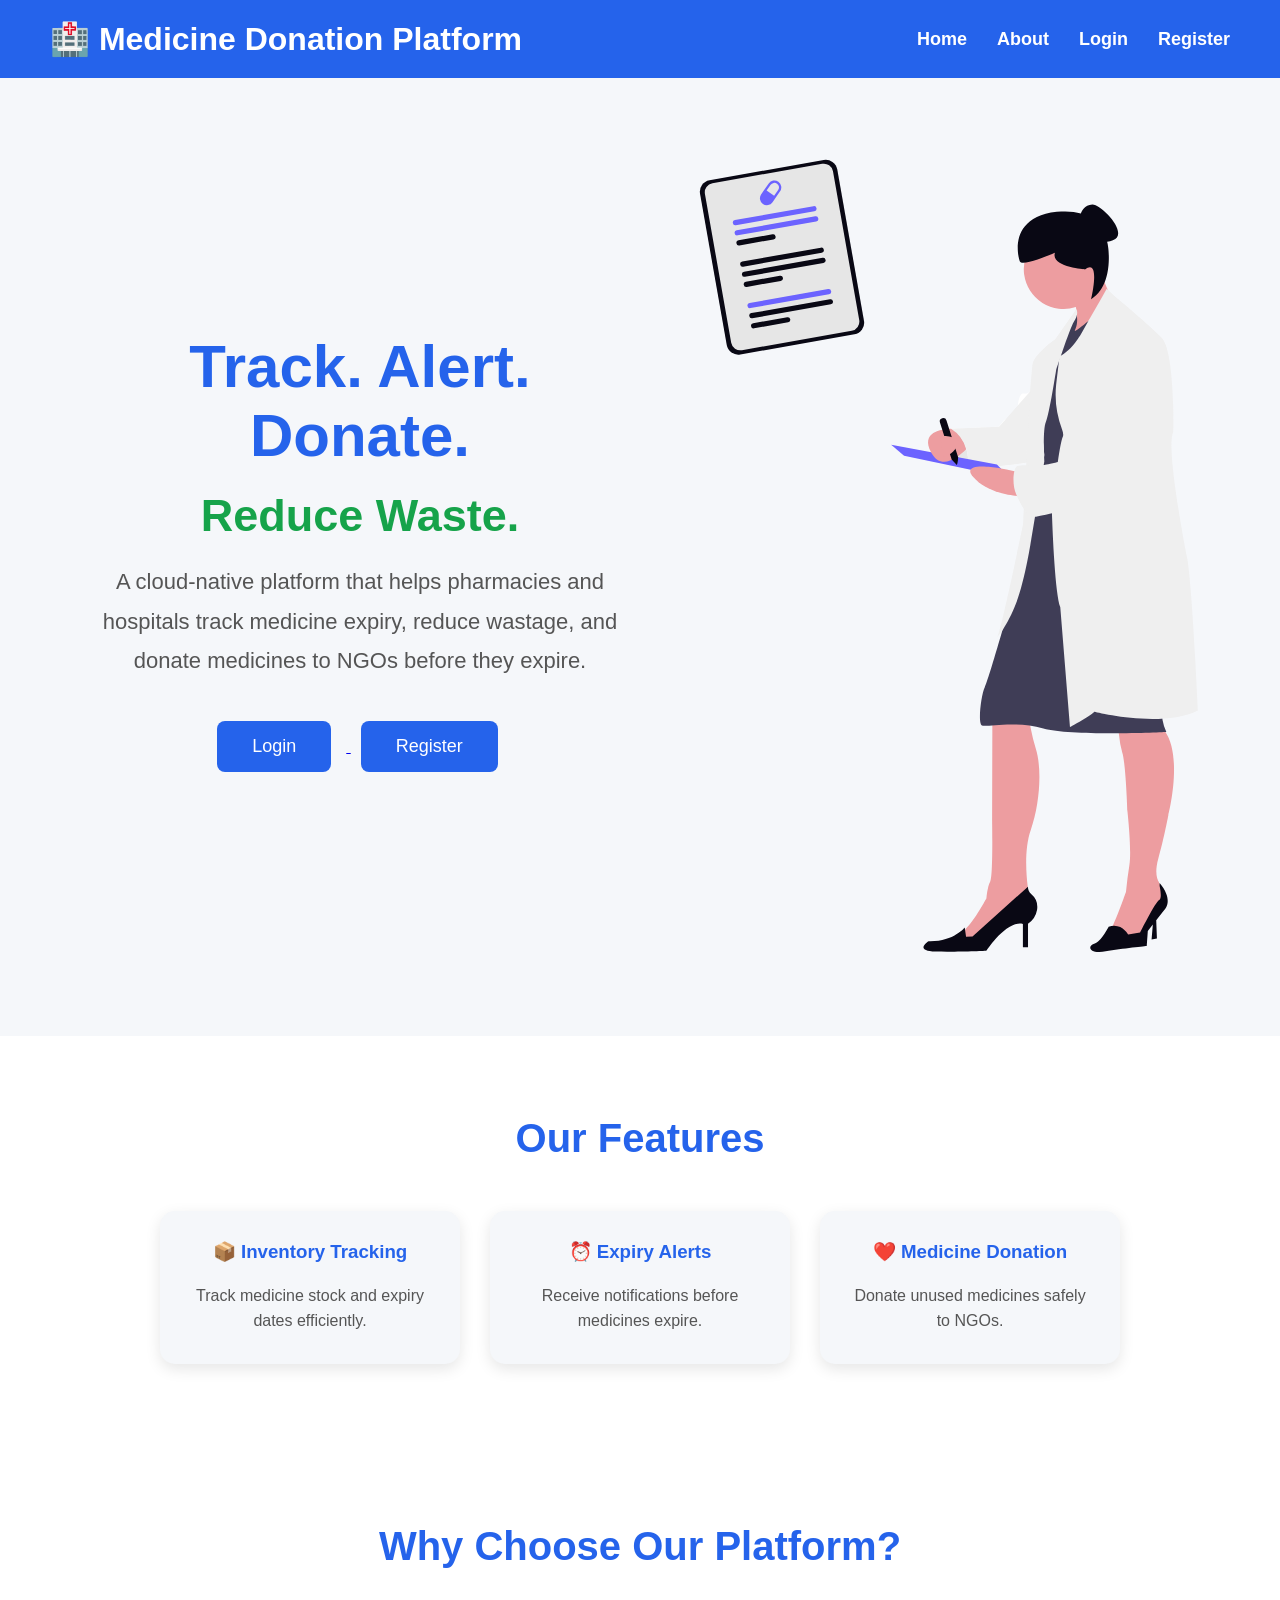
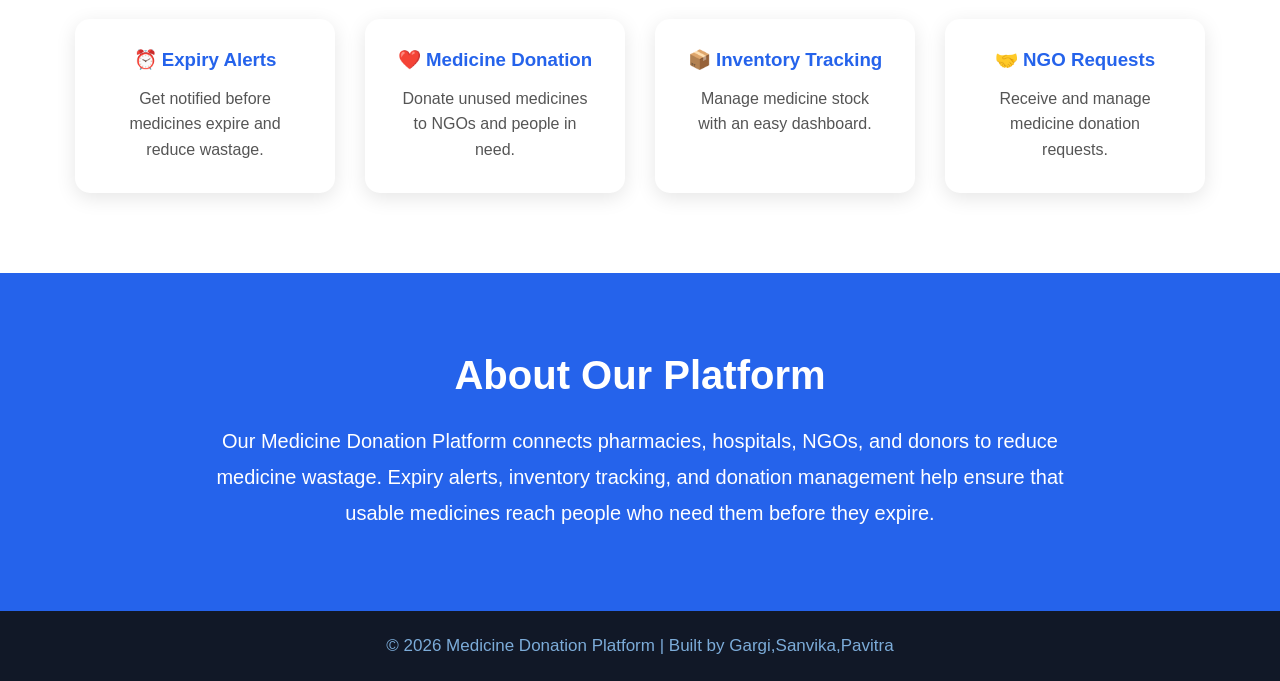
<file: index.html>
<!DOCTYPE html>
<html lang="en">

<head>
    <meta charset="UTF-8">
    <meta name="viewport" content="width=device-width, initial-scale=1.0">

    <title>Medicine Donation Platform</title>

    <link rel="stylesheet" href="css/style.css">

</head>

<body>

    <nav>

        <h1>🏥 Medicine Donation Platform</h1>

        <ul>

            <li><a href="#">Home</a></li>

            <li><a href="#">About</a></li>

            <li><a href="login.html">Login</a></li>

            <li><a href="register.html">Register</a></li>

        </ul>

    </nav>

    <header class="hero">

    <div class="hero-text">

        <h2>Track. Alert. Donate.</h2>

        <h3>Reduce Waste.</h3>

        <p>
            A cloud-native platform that helps pharmacies and hospitals
            track medicine expiry, reduce wastage, and donate medicines
            to NGOs before they expire.
        </p>

        <a href="login.html">
            <button>Login</button>
        </a>

        <a href="register.html">
            <button>Register</button>
        </a>

    </div>

    <div class="hero-image">

        <img src="images/hero.svg.svg" alt="Medicine Illustration">

    </div>

</header>
<section class="features">

    <h2>Our Features</h2>

    <div class="feature-container">

        <div class="feature-card">
            <h3>📦 Inventory Tracking</h3>
            <p>Track medicine stock and expiry dates efficiently.</p>
        </div>

        <div class="feature-card">
            <h3>⏰ Expiry Alerts</h3>
            <p>Receive notifications before medicines expire.</p>
        </div>

        <div class="feature-card">
            <h3>❤️ Medicine Donation</h3>
            <p>Donate unused medicines safely to NGOs.</p>
        </div>

    </div>

</section>
    <section class="features">

    <h2>Why Choose Our Platform?</h2>

    <div class="feature-container">

        <div class="card">
            <h3>⏰ Expiry Alerts</h3>
            <p>Get notified before medicines expire and reduce wastage.</p>
        </div>

        <div class="card">
            <h3>❤️ Medicine Donation</h3>
            <p>Donate unused medicines to NGOs and people in need.</p>
        </div>

        <div class="card">
            <h3>📦 Inventory Tracking</h3>
            <p>Manage medicine stock with an easy dashboard.</p>
        </div>

        <div class="card">
            <h3>🤝 NGO Requests</h3>
            <p>Receive and manage medicine donation requests.</p>
        </div>

    </div>

</section>
<section class="about">

    <h2>About Our Platform</h2>

    <p>
        Our Medicine Donation Platform connects pharmacies, hospitals,
        NGOs, and donors to reduce medicine wastage. Expiry alerts,
        inventory tracking, and donation management help ensure that
        usable medicines reach people who need them before they expire.
    </p>

</section>
<footer>

    <p>© 2026 Medicine Donation Platform | Built by Gargi,Sanvika,Pavitra </p>

</footer>

</body>

</html>
</file>
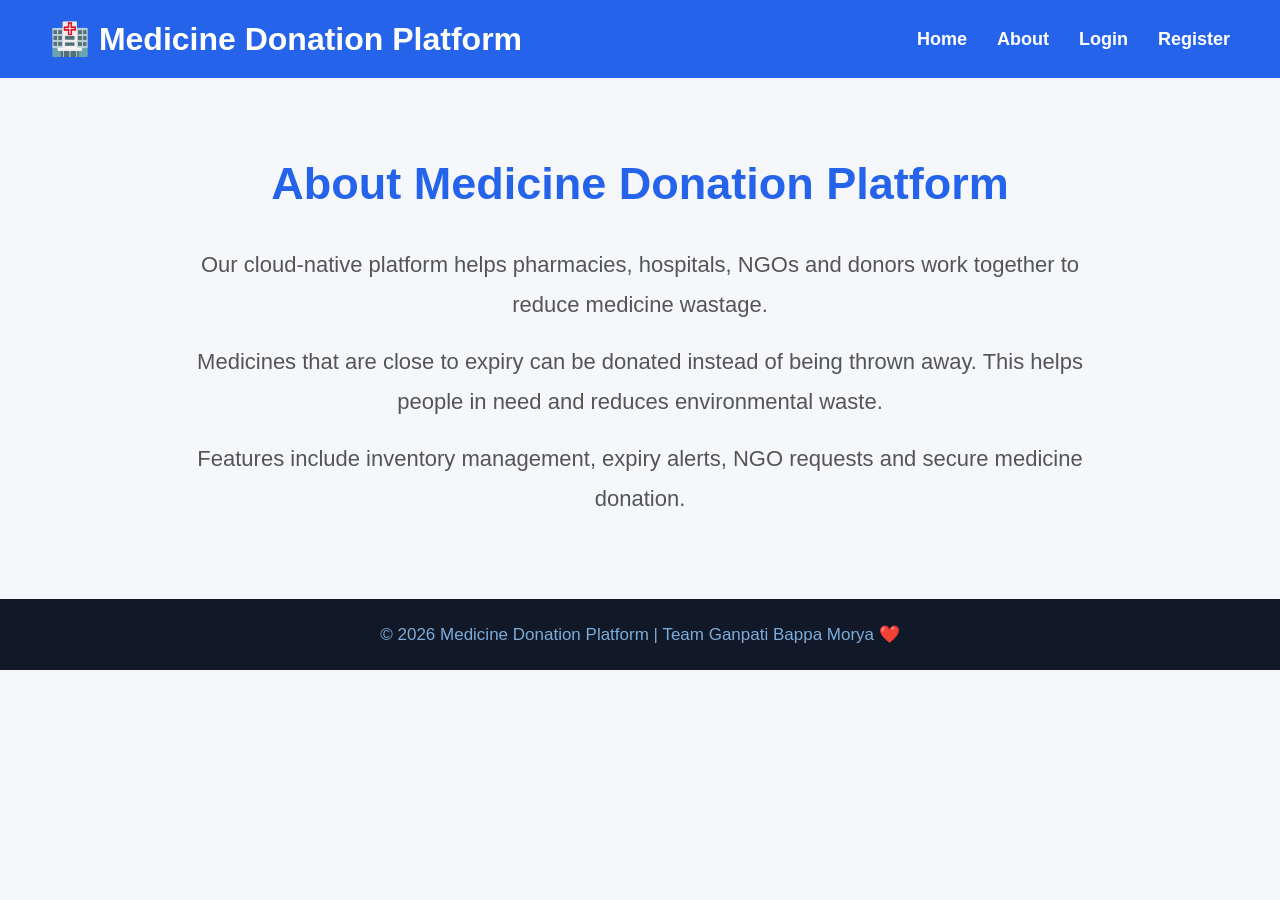
<file: about.html>
<!DOCTYPE html>
<html lang="en">

<head>

    <meta charset="UTF-8">

    <meta name="viewport" content="width=device-width, initial-scale=1.0">

    <title>About Us</title>

    <link rel="stylesheet" href="css/style.css">

</head>

<body>

<nav>

    <h1>🏥 Medicine Donation Platform</h1>

    <ul>

        <li><a href="index.html">Home</a></li>

        <li><a href="about.html">About</a></li>

        <li><a href="login.html">Login</a></li>

        <li><a href="register.html">Register</a></li>

    </ul>

</nav>

<section class="about-page">

    <h1>About Medicine Donation Platform</h1>

    <p>

        Our cloud-native platform helps pharmacies, hospitals,
        NGOs and donors work together to reduce medicine wastage.

    </p>

    <br>

    <p>

        Medicines that are close to expiry can be donated instead
        of being thrown away. This helps people in need and reduces
        environmental waste.

    </p>

    <br>

    <p>

        Features include inventory management, expiry alerts,
        NGO requests and secure medicine donation.

    </p>

</section>

<footer>

<p>© 2026 Medicine Donation Platform | Team Ganpati Bappa Morya ❤️</p>

</footer>

</body>

</html>
</file>
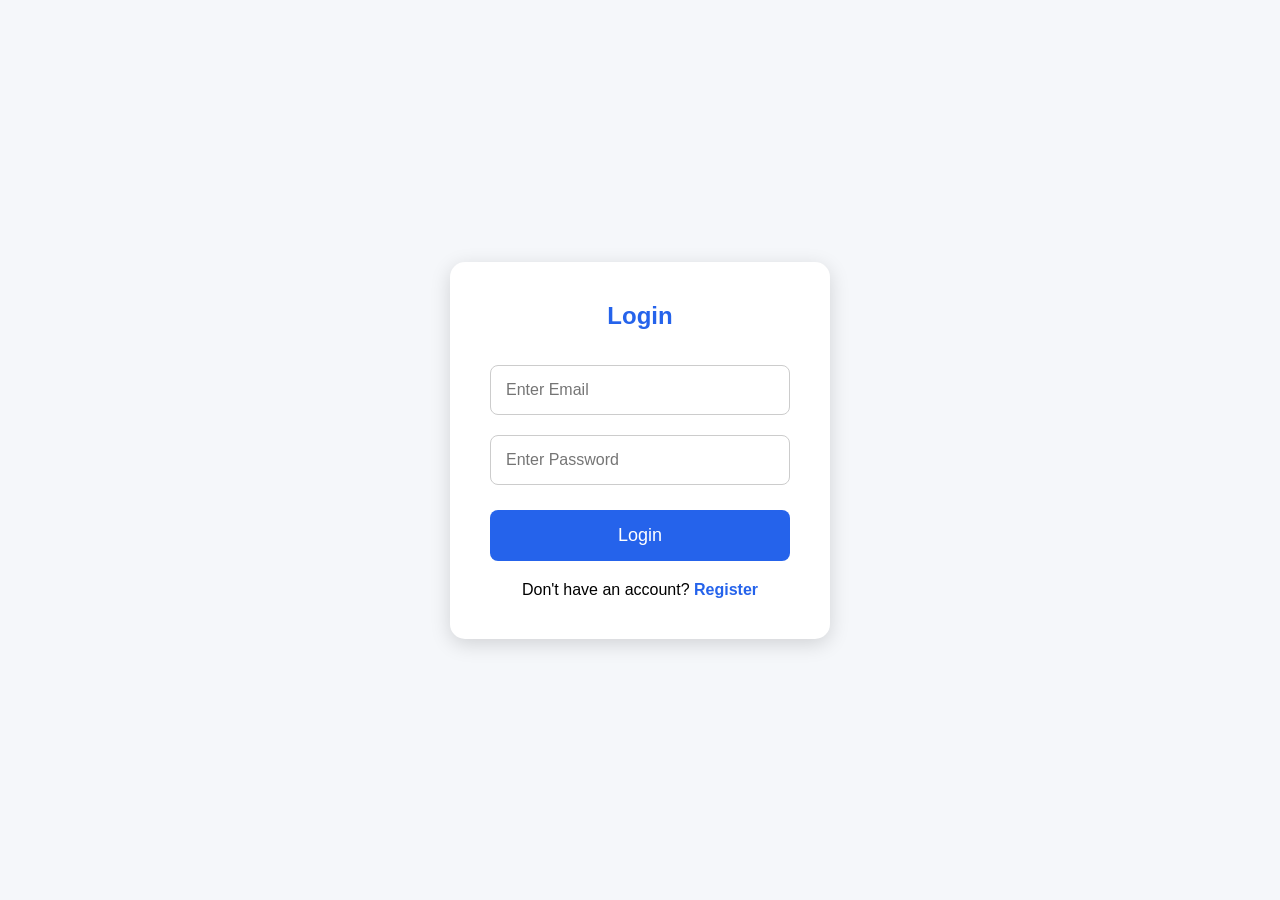
<file: login.html>
<!DOCTYPE html>
<html lang="en">

<head>

    <meta charset="UTF-8">

    <meta name="viewport" content="width=device-width, initial-scale=1.0">

    <title>Login</title>

    <link rel="stylesheet" href="css/style.css">

</head>

<body>

<div class="login-container">

    <div class="login-box">

        <h2>Login</h2>

        <form>

            <input type="email" placeholder="Enter Email">

            <input type="password" placeholder="Enter Password">

            <button type="submit">Login</button>

        </form>

        <p>
            Don't have an account?
            <a href="register.html">Register</a>
        </p>

    </div>

</div>

</body>

</html>
</file>
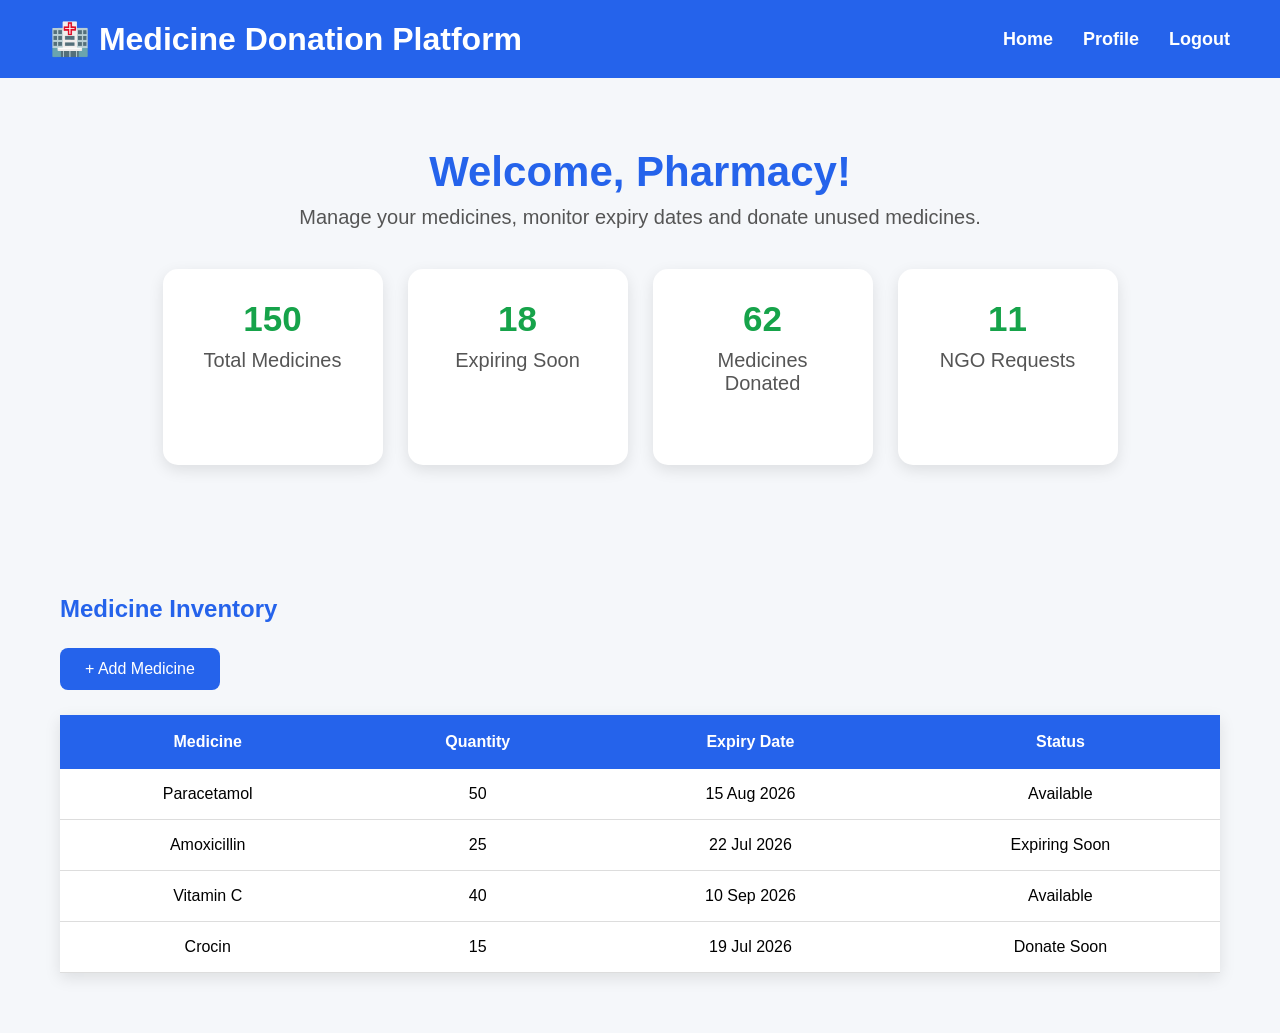
<file: pharmacy-dashboard.html>
<!DOCTYPE html>
<html lang="en">

<head>
    <meta charset="UTF-8">
    <meta name="viewport" content="width=device-width, initial-scale=1.0">
    <title>Pharmacy Dashboard</title>

    <link rel="stylesheet" href="css/style.css">
</head>

<body>

    <nav>

        <h1>🏥 Medicine Donation Platform</h1>

        <ul>
            <li><a href="index.html">Home</a></li>
            <li><a href="profile.html">Profile</a></li>
            <li><a href="login.html">Logout</a></li>
        </ul>

    </nav>

    <section class="dashboard">

        <h2>Welcome, Pharmacy!</h2>
        <p>Manage your medicines, monitor expiry dates and donate unused medicines.</p>

        <div class="dashboard-cards">

            <div class="dashboard-card">
                <h3>150</h3>
                <p>Total Medicines</p>
            </div>

            <div class="dashboard-card">
                <h3>18</h3>
                <p>Expiring Soon</p>
            </div>

            <div class="dashboard-card">
                <h3>62</h3>
                <p>Medicines Donated</p>
            </div>

            <div class="dashboard-card">
                <h3>11</h3>
                <p>NGO Requests</p>
            </div>

        </div>

    </section>

    <section class="inventory">

        <h2>Medicine Inventory</h2>

        <button class="add-btn">+ Add Medicine</button>

        <table>

            <tr>
                <th>Medicine</th>
                <th>Quantity</th>
                <th>Expiry Date</th>
                <th>Status</th>
            </tr>

            <tr>
                <td>Paracetamol</td>
                <td>50</td>
                <td>15 Aug 2026</td>
                <td>Available</td>
            </tr>

            <tr>
                <td>Amoxicillin</td>
                <td>25</td>
                <td>22 Jul 2026</td>
                <td>Expiring Soon</td>
            </tr>

            <tr>
                <td>Vitamin C</td>
                <td>40</td>
                <td>10 Sep 2026</td>
                <td>Available</td>
            </tr>

            <tr>
                <td>Crocin</td>
                <td>15</td>
                <td>19 Jul 2026</td>
                <td>Donate Soon</td>
            </tr>

        </table>

    </section>

</body>

</html>
</file>
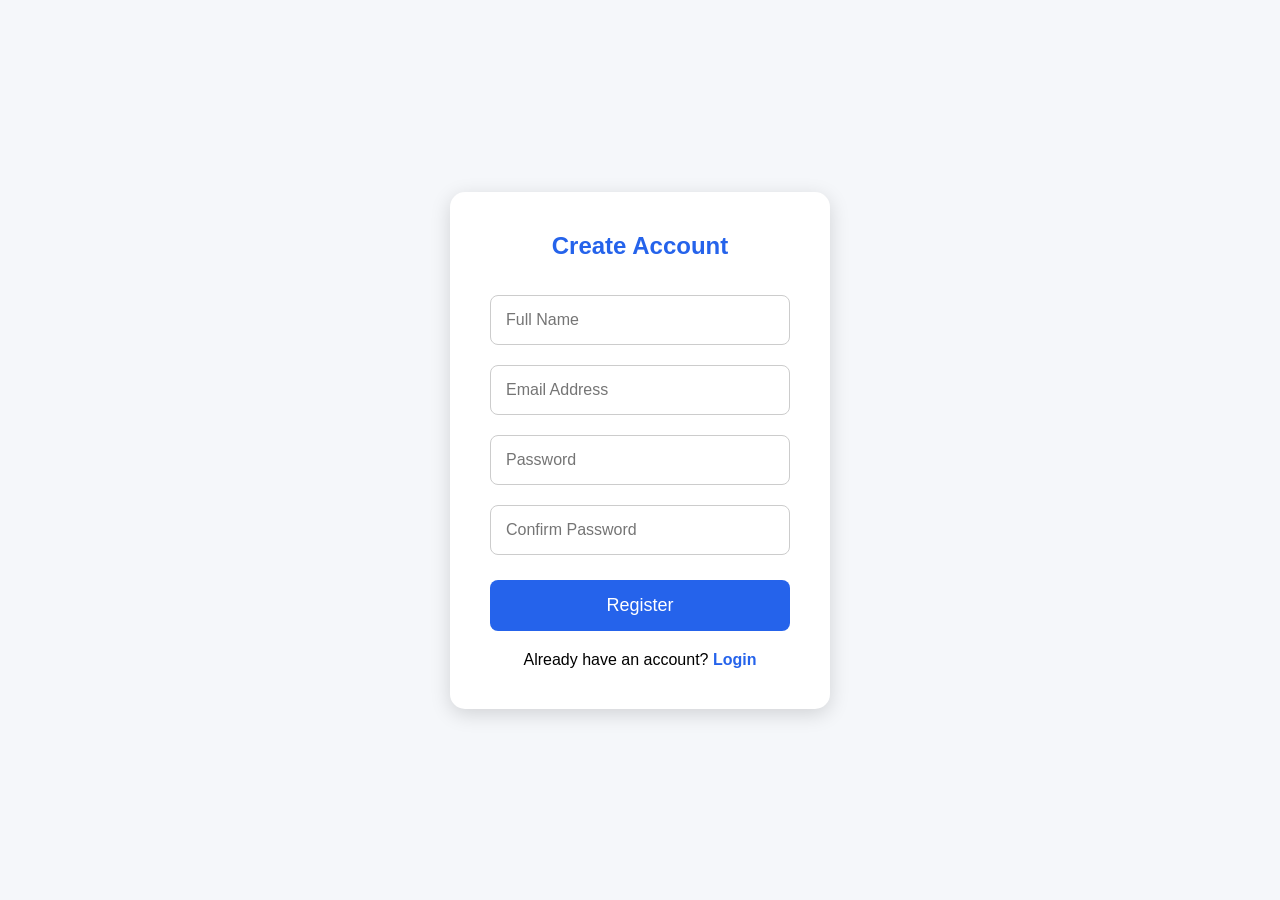
<file: register.html>
<!DOCTYPE html>
<html lang="en">

<head>

    <meta charset="UTF-8">

    <meta name="viewport" content="width=device-width, initial-scale=1.0">

    <title>Register</title>

    <link rel="stylesheet" href="css/style.css">

</head>

<body>

<div class="login-container">

    <div class="login-box">

        <h2>Create Account</h2>

        <form>

            <input type="text" placeholder="Full Name">

            <input type="email" placeholder="Email Address">

            <input type="password" placeholder="Password">

            <input type="password" placeholder="Confirm Password">

            <button type="submit">Register</button>

        </form>

        <p>

            Already have an account?

            <a href="login.html">Login</a>

        </p>

    </div>

</div>

</body>

</html>
</file>
<file: css/style.css>
/* ==========================
   RESET
========================== */

* {
    margin: 0;
    padding: 0;
    box-sizing: border-box;
}

/* ==========================
   BODY
========================== */

body {
    font-family: Arial, sans-serif;
    background-color: #f5f7fa;
}

/* ==========================
   NAVBAR
========================== */

nav {
    background-color: #2563EB;
    color: white;
    display: flex;
    justify-content: space-between;
    align-items: center;
    padding: 20px 50px;
}

nav h1 {
    font-size: 32px;
}

nav ul {
    list-style: none;
    display: flex;
    gap: 30px;
}

nav ul li a {
    text-decoration: none;
    color: white;
    font-size: 18px;
    font-weight: bold;
    transition: 0.3s;
}

nav ul li a:hover {
    color: #FFD54F;
}

/* ==========================
   HERO SECTION
========================== */

header {
    text-align: center;
    padding: 100px 20px;
}

header h2 {
    font-size: 55px;
    color: #2563EB;
    margin-bottom: 15px;
}

header h3 {
    font-size: 38px;
    color: #16A34A;
    margin-bottom: 20px;
}

header p {
    max-width: 800px;
    margin: 0 auto 30px;
    font-size: 20px;
    line-height: 1.6;
    color: #555;
}

header button {
    background-color: #2563EB;
    color: white;
    border: none;
    padding: 15px 35px;
    margin: 10px;
    border-radius: 8px;
    font-size: 18px;
    cursor: pointer;
    transition: 0.3s;
}

header button:hover {
    background-color: #16A34A;
    transform: scale(1.05);
}
/* ==========================
   FEATURES SECTION
========================== */

.features{
    padding:80px 50px;
    text-align:center;
}

.features h2{
    font-size:40px;
    color:#2563EB;
    margin-bottom:50px;
}

.feature-container{
    display:flex;
    justify-content:center;
    gap:30px;
    flex-wrap:wrap;
}

.card{

    width:260px;

    background:white;

    padding:30px;

    border-radius:15px;

    box-shadow:0 5px 20px rgba(0,0,0,0.1);

    transition:0.3s;
}

.card:hover{

    transform:translateY(-10px);

}

.card h3{

    color:#2563EB;

    margin-bottom:15px;

}

.card p{

    color:#555;

    line-height:1.6;

}
/* ==========================
   ABOUT SECTION
========================== */

.about{
    background:#2563EB;
    color:white;
    text-align:center;
    padding:80px 40px;
}

.about h2{
    font-size:40px;
    margin-bottom:25px;
}

.about p{
    max-width:900px;
    margin:auto;
    font-size:20px;
    line-height:1.8;
}
/* ==========================
   FOOTER
========================== */

footer{
    background:#111827;
    color:rgb(124, 172, 217);
    text-align:center;
    padding:25px;
    font-size:17px;
}
/* ==========================
   LOGIN PAGE
========================== */

.login-container{

    display:flex;

    justify-content:center;

    align-items:center;

    height:100vh;

    background:#f5f7fa;

}

.login-box{

    background:white;

    padding:40px;

    width:380px;

    border-radius:15px;

    box-shadow:0 5px 20px rgba(0,0,0,0.15);

    text-align:center;

}

.login-box h2{

    color:#2563EB;

    margin-bottom:25px;

}

.login-box input{

    width:100%;

    padding:15px;

    margin:10px 0;

    border:1px solid #ccc;

    border-radius:8px;

    font-size:16px;

}

.login-box button{

    width:100%;

    padding:15px;

    border:none;

    background:#2563EB;

    color:white;

    border-radius:8px;

    font-size:18px;

    cursor:pointer;

    margin-top:15px;

}

.login-box button:hover{

    background:#16A34A;

}

.login-box p{

    margin-top:20px;

}

.login-box a{

    color:#2563EB;

    text-decoration:none;

    font-weight:bold;

}
/* ==========================
   ABOUT PAGE
========================== */

.about-page{

    padding:80px;

    text-align:center;

}

.about-page h1{

    color:#2563EB;

    font-size:45px;

    margin-bottom:35px;

}

.about-page p{

    max-width:900px;

    margin:auto;

    font-size:22px;

    line-height:1.8;

    color:#555;

}
/* ==========================
   PROFILE PAGE
========================== */

.profile{

    display:flex;

    justify-content:center;

    align-items:center;

    padding:80px;

}

.profile-card{

    width:420px;

    background:white;

    border-radius:15px;

    box-shadow:0 5px 20px rgba(0,0,0,0.1);

    text-align:center;

    padding:40px;

}

.profile-card img{

    width:150px;

    height:150px;

    border-radius:50%;

    margin-bottom:20px;

}

.profile-card h2{

    color:#2563EB;

    margin-bottom:20px;

}

.profile-card p{

    margin:12px 0;

    font-size:18px;

}

.profile-card button{

    margin-top:25px;

    padding:14px 30px;

    background:#2563EB;

    color:white;

    border:none;

    border-radius:8px;

    cursor:pointer;

    font-size:17px;

}

.profile-card button:hover{

    background:#16A34A;

}
/* ==========================
   HERO SECTION
========================== */

.hero{

    display:flex;

    justify-content:space-between;

    align-items:center;

    padding:80px;

}

.hero-text{

    width:50%;

}

.hero-text h2{

    font-size:60px;

    color:#2563EB;

}

.hero-text h3{

    font-size:45px;

    color:#16A34A;

    margin:20px 0;

}

.hero-text p{

    font-size:22px;

    line-height:1.8;

    margin-bottom:30px;

    color:#555;

}

.hero-text button{

    padding:15px 35px;

    margin-right:15px;

    font-size:18px;

    border:none;

    border-radius:8px;

    background:#2563EB;

    color:white;

    cursor:pointer;

}

.hero-text button:hover{

    background:#16A34A;

}

.hero-image{

    width:45%;

    text-align:center;

}

.hero-image img{

    width:100%;

    max-width:500px;

}
/* FEATURES SECTION */

.features{

    padding:80px 50px;

    text-align:center;

    background:white;

}

.features h2{

    font-size:40px;

    color:#2563EB;

    margin-bottom:50px;

}

.feature-container{

    display:flex;

    justify-content:center;

    gap:30px;

    flex-wrap:wrap;

}

.feature-card{

    width:300px;

    background:#F5F7FA;

    padding:30px;

    border-radius:15px;

    box-shadow:0 5px 15px rgba(0,0,0,0.1);

    transition:.3s;

}

.feature-card:hover{

    transform:translateY(-10px);

}

.feature-card h3{

    color:#2563EB;

    margin-bottom:20px;

}

.feature-card p{

    color:#555;

    line-height:1.6;

}
/* ==========================
   PHARMACY DASHBOARD
========================== */

.dashboard{

    padding:70px 50px;

    text-align:center;

}

.dashboard h2{

    color:#2563EB;

    font-size:42px;

    margin-bottom:10px;

}

.dashboard p{

    color:#555;

    font-size:20px;

    margin-bottom:40px;

}

.dashboard-cards{

    display:flex;

    justify-content:center;

    gap:25px;

    flex-wrap:wrap;

}

.dashboard-card{

    width:220px;

    background:white;

    padding:30px;

    border-radius:15px;

    box-shadow:0 5px 15px rgba(0,0,0,0.1);

    transition:.3s;

}

.dashboard-card:hover{

    transform:translateY(-8px);

}

.dashboard-card h3{

    color:#16A34A;

    font-size:35px;

    margin-bottom:10px;

}

.dashboard-card p{

    color:#555;

}

.inventory{

    padding:60px;

}

.inventory h2{

    color:#2563EB;

    margin-bottom:25px;

}

.add-btn{

    background:#2563EB;

    color:white;

    border:none;

    padding:12px 25px;

    border-radius:8px;

    margin-bottom:25px;

    cursor:pointer;

    font-size:16px;

}

.add-btn:hover{

    background:#16A34A;

}

table{

    width:100%;

    border-collapse:collapse;

    background:white;

    box-shadow:0 5px 15px rgba(0,0,0,0.1);

}

th{

    background:#2563EB;

    color:white;

    padding:18px;

}

td{

    padding:16px;

    text-align:center;

    border-bottom:1px solid #ddd;

}

tr:hover{

    background:#f5f7fa;

}
</file>
